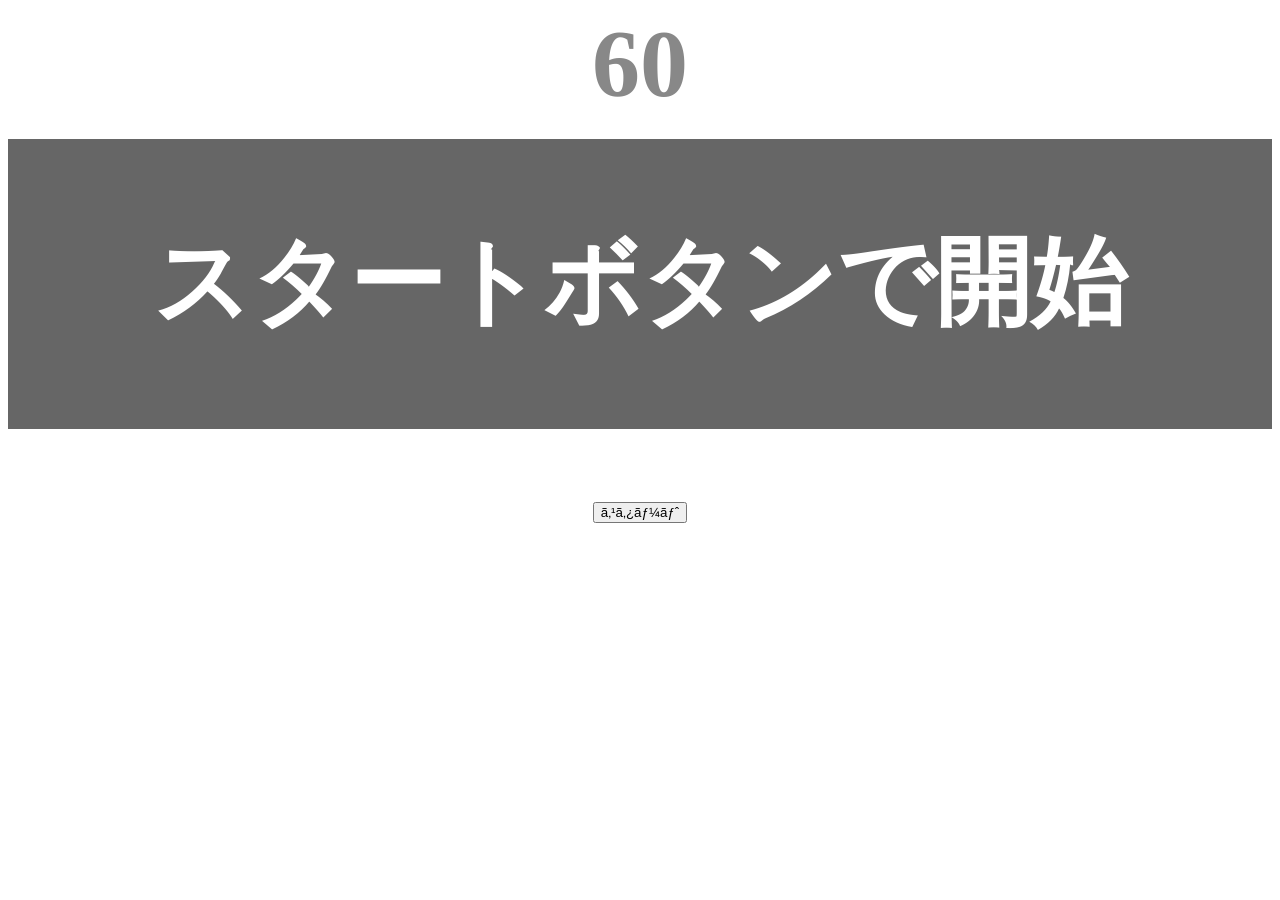
<file: kadai_tutorial_output/typing/index.html>
<!DOCTYPE html>
<html lang="ja">
  <head>
   <title>タイピングゲーム</title>
   <meta charset="UTF=8">
   <meta name="description" content="【JavaScript応用編】簡易的なタイピングゲームです。">
   <meta name="viewport" content="width=device-width, initial-scale=1.0">
   <link rel="stylesheet" href="style.css"> 
  </head>
  
  <body>
    <p id="count" class="count">60</p>
    <div id="wrap" class="wrap">
      <span id="typed" class="typed"></span><span id="untyped"></span>
    </div>
    <button id="start">スタート</button>

    <script type="text/javascript" src="main.js"></script>
  </body>
</html>
</file>
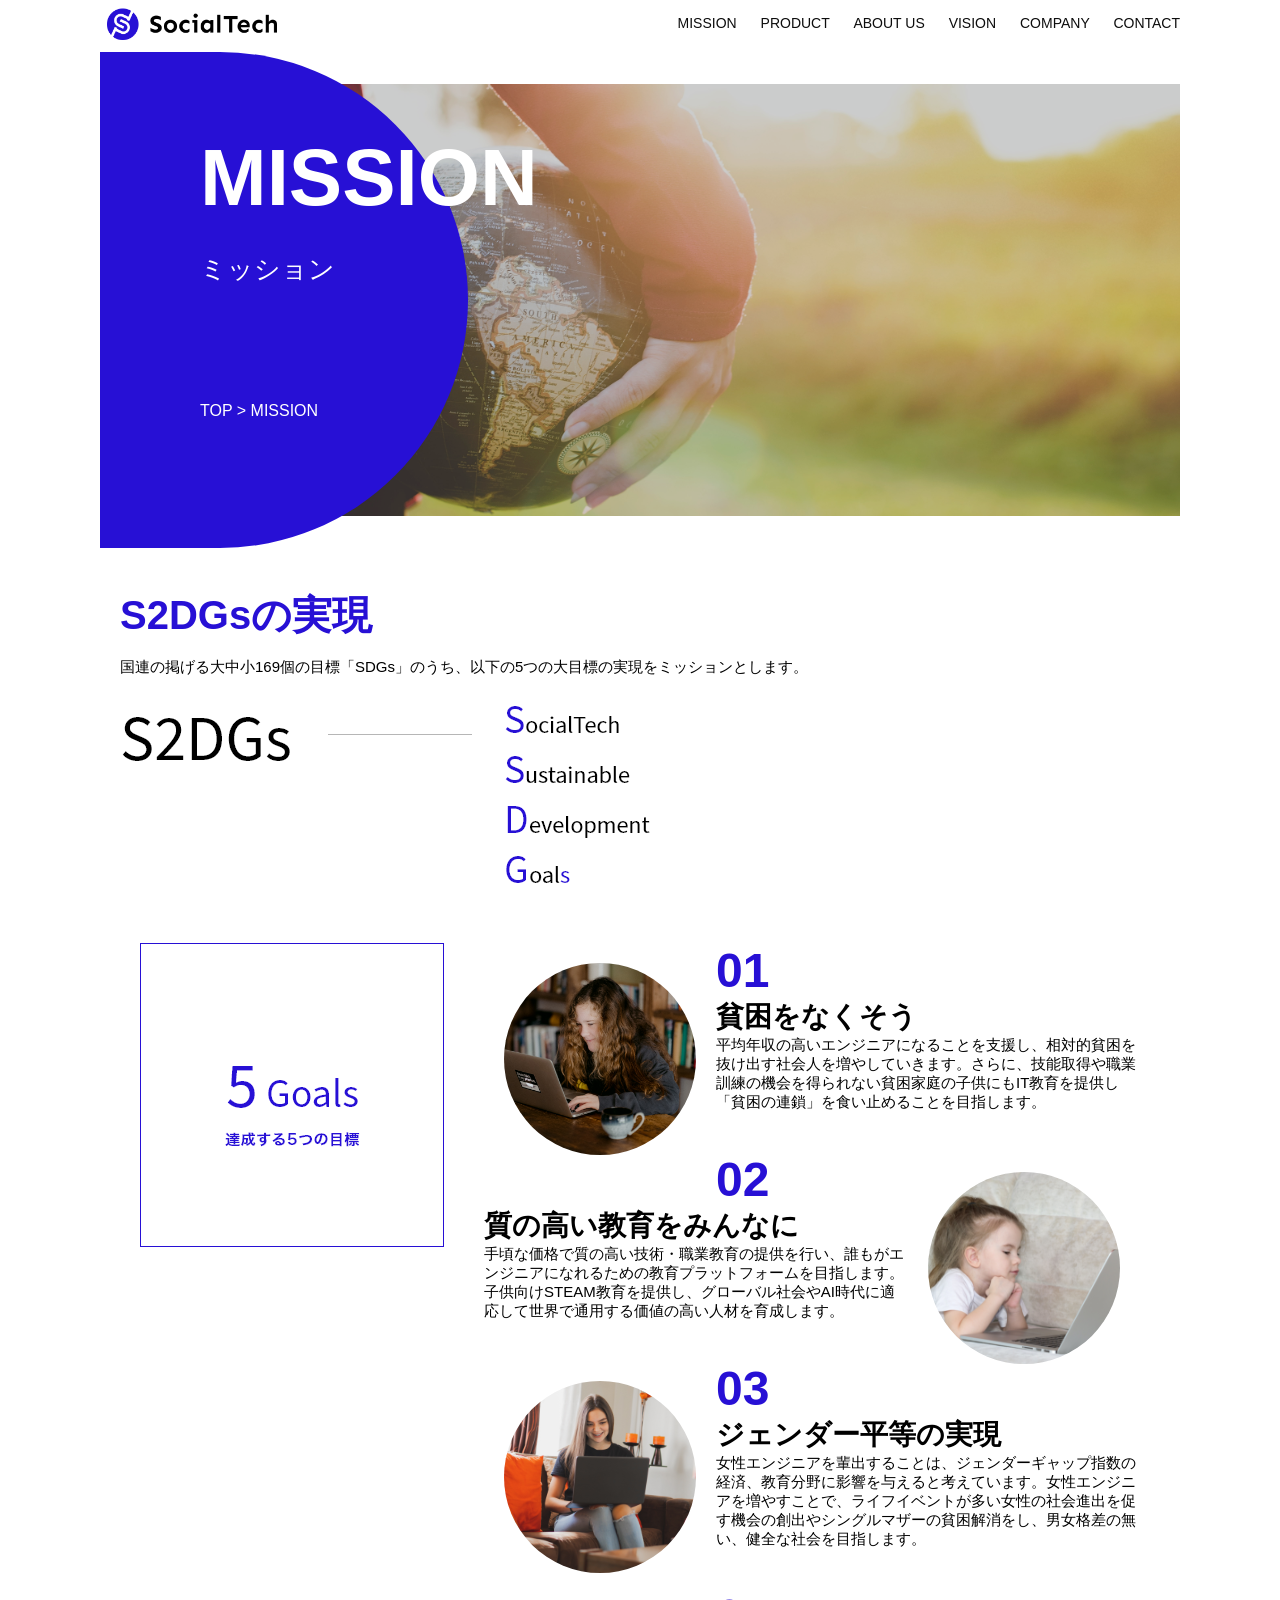
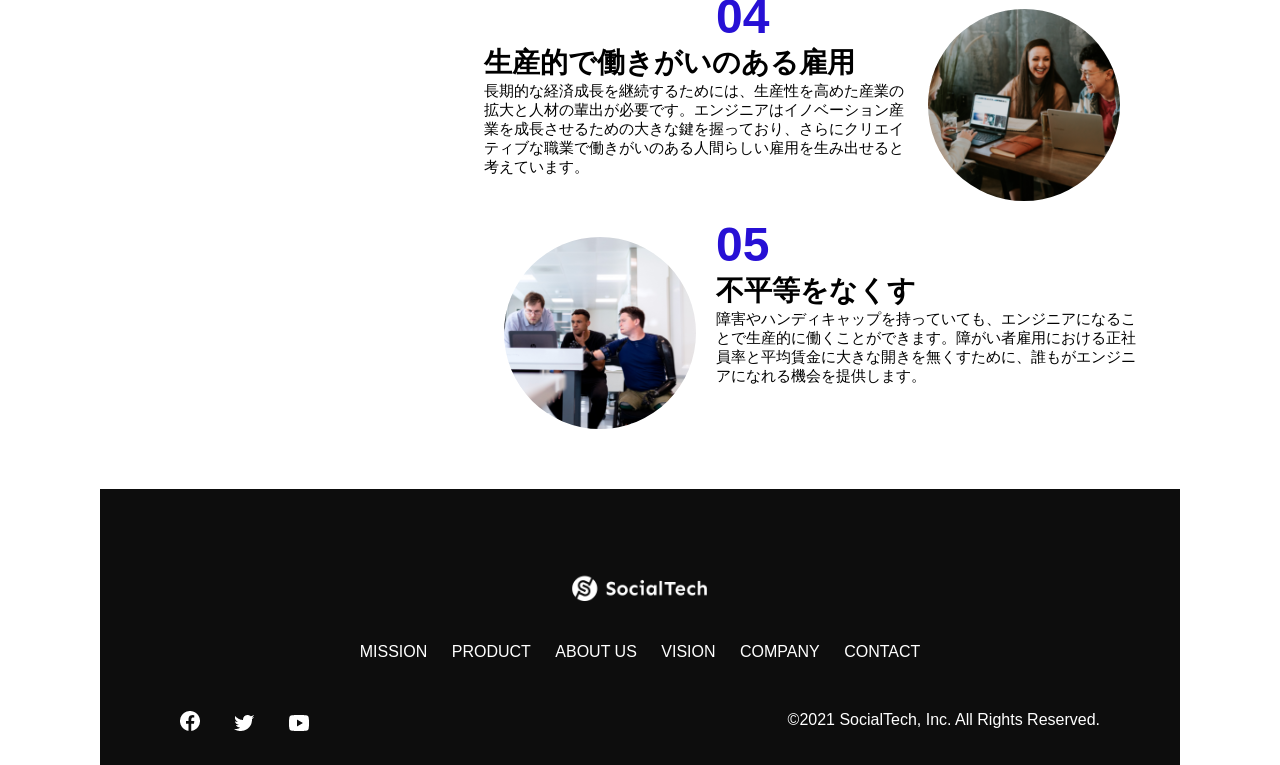
<file: kadai_tutorial_output/SOCIALTECH-jQuery/mission.html>
<!DOCTYPE html>
<html>

<head>
    <title>SocialTech - MISSON ミッション -</title>
    <meta charset="utf-8">
    <meta name="description" content="SocialTechが目指す5つの目標（S2DGs）を紹介します">
    <meta name="viewport" content="width=device-width, initial-scale=1.0">
    <link rel="stylesheet" href="style.css">
</head>

<body>
    <!-- ヘッダー -->
    <header>
        <!-- ロゴ -->
        <a href="index.html" id="logo"><img src="images/logo.png" alt="トップページに戻る"></a>

        <!-- PC用ナビゲーション -->
        <nav id="nav-pc">
            <a href="mission.html">MISSION</a>
            <a href="product.html">PRODUCT</a>
            <a href="index.html#aboutus">ABOUT US</a>
            <a href="index.html#vision">VISION</a>
            <a href="index.html#company">COMPANY</a>
            <a href="index.html#contact">CONTACT</a>
        </nav>

        <!-- スマホ用メニューボタン -->
        <img id="menu-sp" src="images/button-menu.png" alt="ナビゲーションを開く"
            onclick="document.getElementById('nav-sp').style.display = 'block'">

        <!-- スマホ用ナビゲーション -->
        <nav id="nav-sp">
            <img id="close" src="images/button-close.png" alt="ナビゲーションを閉じる"
                onclick="document.getElementById('nav-sp').style.display = 'none'">
            <a id="logo-sp" href="index.html" onclick="document.getElementById('nav-sp').style.display = 'none'"><img
                    src="images/logo-sp.png" alt="トップページに戻る"></a>
            <a class="menu" href="mission.html"
                onclick="document.getElementById('nav-sp').style.display = 'none'">MISSION</a>
            <a class="menu" href="product.html"
                onclick="document.getElementById('nav-sp').style.display = 'none'">PRODUCT</a>
            <a class="menu" href="index.html#aboutus"
                onclick="document.getElementById('nav-sp').style.display = 'none'">ABOUT US</a>
            <a class="menu" href="index.html#vision"
                onclick="document.getElementById('nav-sp').style.display = 'none'">VISION</a>
            <a class="menu" href="index.html#company"
                onclick="document.getElementById('nav-sp').style.display = 'none'">COMPANY</a>
            <a class="menu" href="index.html#contact"
                onclick="document.getElementById('nav-sp').style.display = 'none'">CONTACT</a>
            <div id="sns">
                <a href="https://www.facebook.com/sejuku2013"><img src="images/button-facebook.png"
                        alt="Facebookのリンク"></a>
                <a href="https://twitter.com/samuraijuku"><img src="images/button-twitter.png" alt="Twitterのリンク"></a>
                <a href="https://www.youtube.com/channel/UCCFOQO5aDK0xXam4cUQXT8g"><img src="images/button-youtube.png"
                        alt="YouTubeのリンク"></a>
            </div>
        </nav>
    </header>
    <main>
        <article>
            <section id="mission-main">
                <div id="mission-title">
                    <h1>MISSION</h1>
                    <span>ミッション</span>
                    <div>TOP > MISSION</div>
                </div>
            </section>
            <section id="mission-s2dgs">
                <h2 class="mission-h2">S2DGsの実現</h2>
                <p>国連の掲げる大中小169個の目標「SDGs」のうち、以下の5つの大目標の実現をミッションとします。</p>
                <img src="images/mission/mission-s2dgs.png" alt="S2DGs">
            </section>
            <section id="mission-5goals">
                <div>
                    <img id="s2dgs-image" src="images/mission/mission-5goals.png" alt="5Goals">
                </div>
                <div>
                    <div>
                        <img class="fivegoals-image-left" src="images/mission/mission-5goals01.png" alt="PCを操作する女の子">
                        <span class="fivegoals-number">01</span>
                        <h3 class="fivegoals-h3">貧困をなくそう</h3>
                        <p class="fivegoals-p">
                            平均年収の高いエンジニアになることを支援し、相対的貧困を抜け出す社会人を増やしていきます。さらに、技能取得や職業訓練の機会を得られない貧困家庭の子供にもIT教育を提供し「貧困の連鎖」を食い止めることを目指します。
                        </p>
                    </div>
                    <div>
                        <img class="fivegoals-image-right" src="images/mission/mission-5goals02.png"
                            alt="PCを見つめる小さい女の子">
                        <span class="fivegoals-number">02</span>
                        <h3 class="fivegoals-h3">質の高い教育をみんなに</h3>
                        <p class="fivegoals-p">
                            手頃な価格で質の高い技術・職業教育の提供を行い、誰もがエンジニアになれるための教育プラットフォームを目指します。子供向けSTEAM教育を提供し、グローバル社会やAI時代に適応して世界で通用する価値の高い人材を育成します。
                        </p>
                    </div>
                    <div>
                        <img class="fivegoals-image-left" src="images/mission/mission-5goals03.png" alt="PCを操作する女性">

                        <span class="fivegoals-number">03</span>
                        <h3 class="fivegoals-h3">ジェンダー平等の実現</h3>
                        <p class="fivegoals-p">
                            女性エンジニアを輩出することは、ジェンダーギャップ指数の経済、教育分野に影響を与えると考えています。女性エンジニアを増やすことで、ライフイベントが多い女性の社会進出を促す機会の創出やシングルマザーの貧困解消をし、男女格差の無い、健全な社会を目指します。
                        </p>
                    </div>
                    <div>
                        <img class="fivegoals-image-right" src="images/mission/mission-5goals04.png" alt="笑顔で話し合う3人の男女">
                        <span class="fivegoals-number">04</span>
                        <h3 class="fivegoals-h3">生産的で働きがいのある雇用</h3>
                        <p class="fivegoals-p">
                            長期的な経済成長を継続するためには、生産性を高めた産業の拡大と人材の輩出が必要です。エンジニアはイノベーション産業を成長させるための大きな鍵を握っており、さらにクリエイティブな職業で働きがいのある人間らしい雇用を生み出せると考えています。
                        </p>
                    </div>
                    <div>
                        <img class="fivegoals-image-left" src="images/mission/mission-5goals05.png"
                            alt="障害を持つ男性が生き生きと働く様子">
                        <span class="fivegoals-number">05</span>
                        <h3 class="fivegoals-h3">不平等をなくす</h3>
                        <p class="fivegoals-p">
                            障害やハンディキャップを持っていても、エンジニアになることで生産的に働くことができます。障がい者雇用における正社員率と平均賃金に大きな開きを無くすために、誰もがエンジニアになれる機会を提供します。
                        </p>
                    </div>
                </div>
            </section>
        </article>
        <footer>
            <div id="footer-logo">
                <img src="images/logo-sp.png" alt="SocialTech">
            </div>
            <div id="footer-link">
                <a href="mission.html">MISSION</a>
                <a href="product.html">PRODUCT</a>
                <a href="index.html#aboutus">ABOUT US</a>
                <a href="index.html#vision">VISION</a>
                <a href="index.html#company">COMPANY</a>
                <a href="index.html#contact">CONTACT</a>
            </div>
            <div id="sns-footer">
                <a href="https://www.facebook.com/sejuku2013"><img src="images/button-facebook.png"
                        alt="Facebookのリンク"></a>
                <a href="https://twitter.com/samuraijuku"><img src="images/button-twitter.png" alt="Twitterのリンク"></a>
                <a href="https://www.youtube.com/channel/UCCFOQO5aDK0xXam4cUQXT8g"><img src="images/button-youtube.png"
                        alt="YouTubeのリンク"></a>
                <span id="copyright">&copy;2021 SocialTech, Inc. All Rights Reserved. </span>
            </div>
        </footer>
    </main>
</body>

</html>
</file>
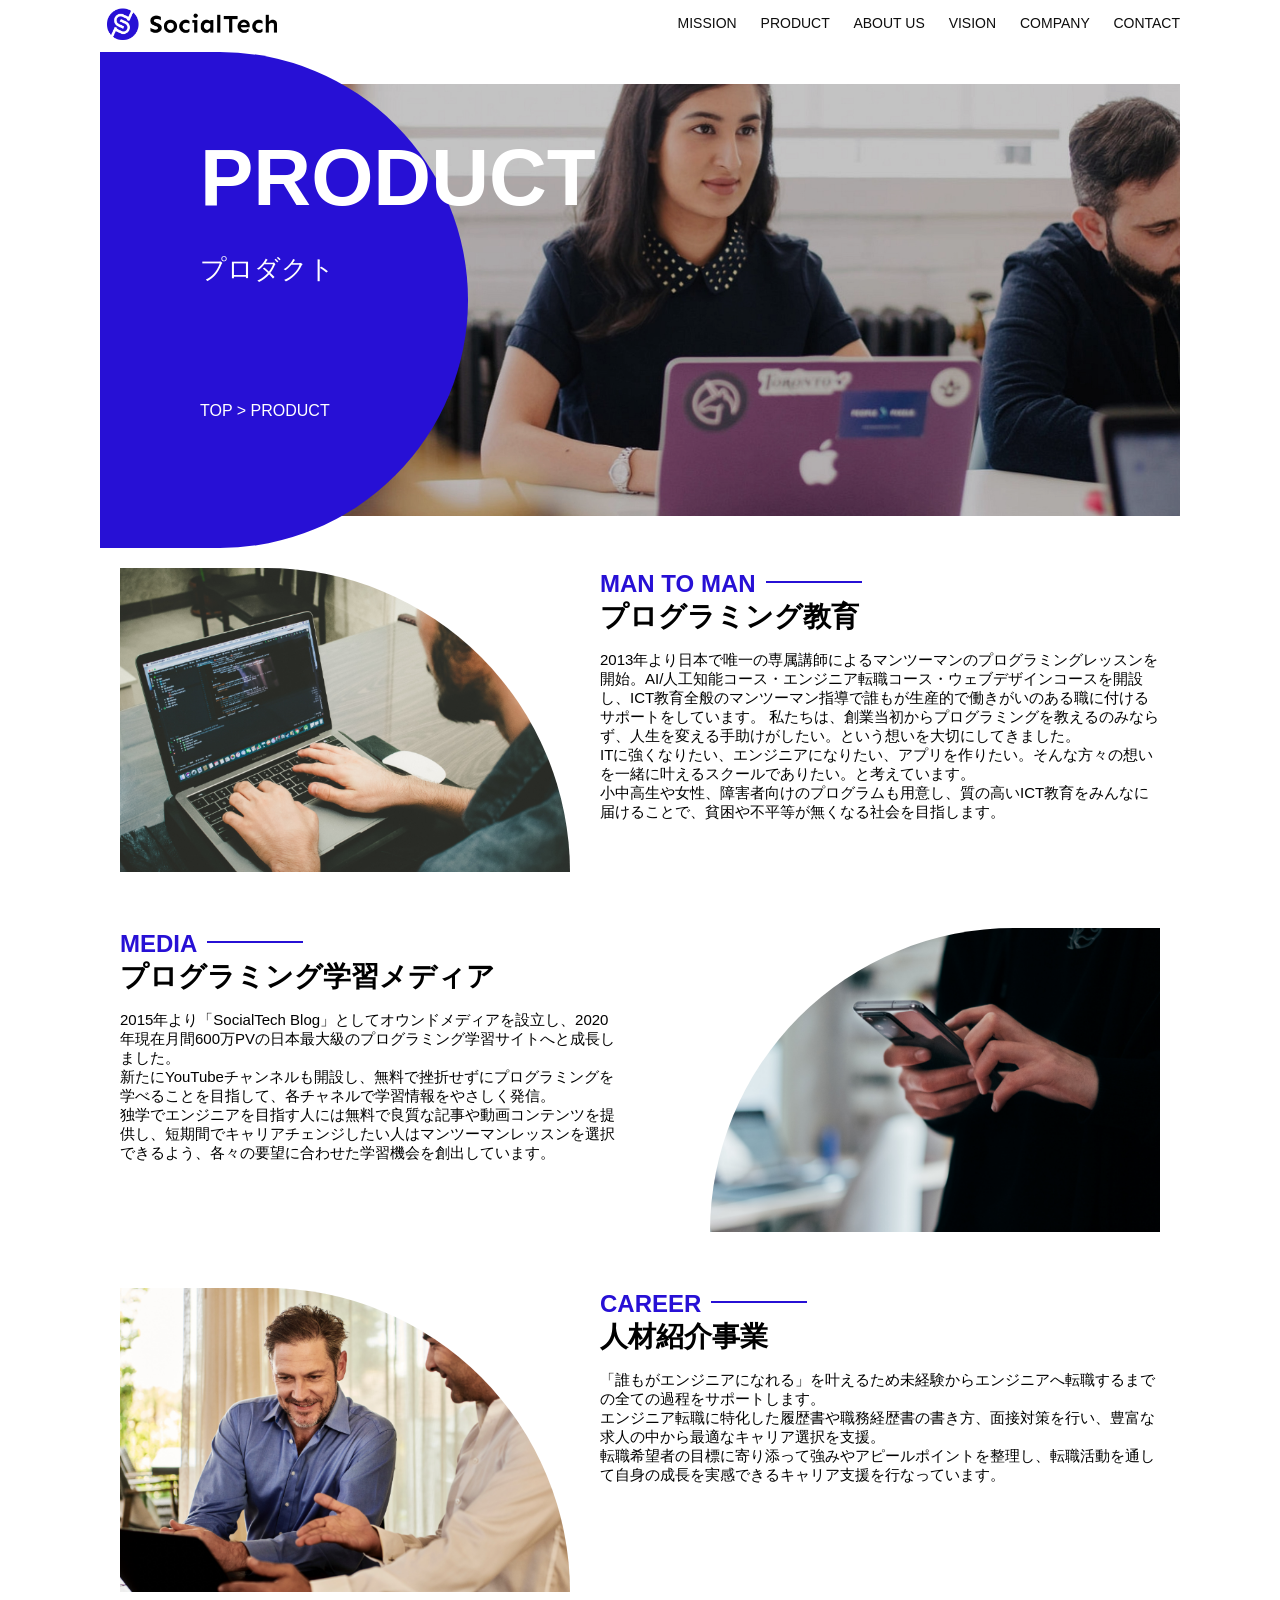
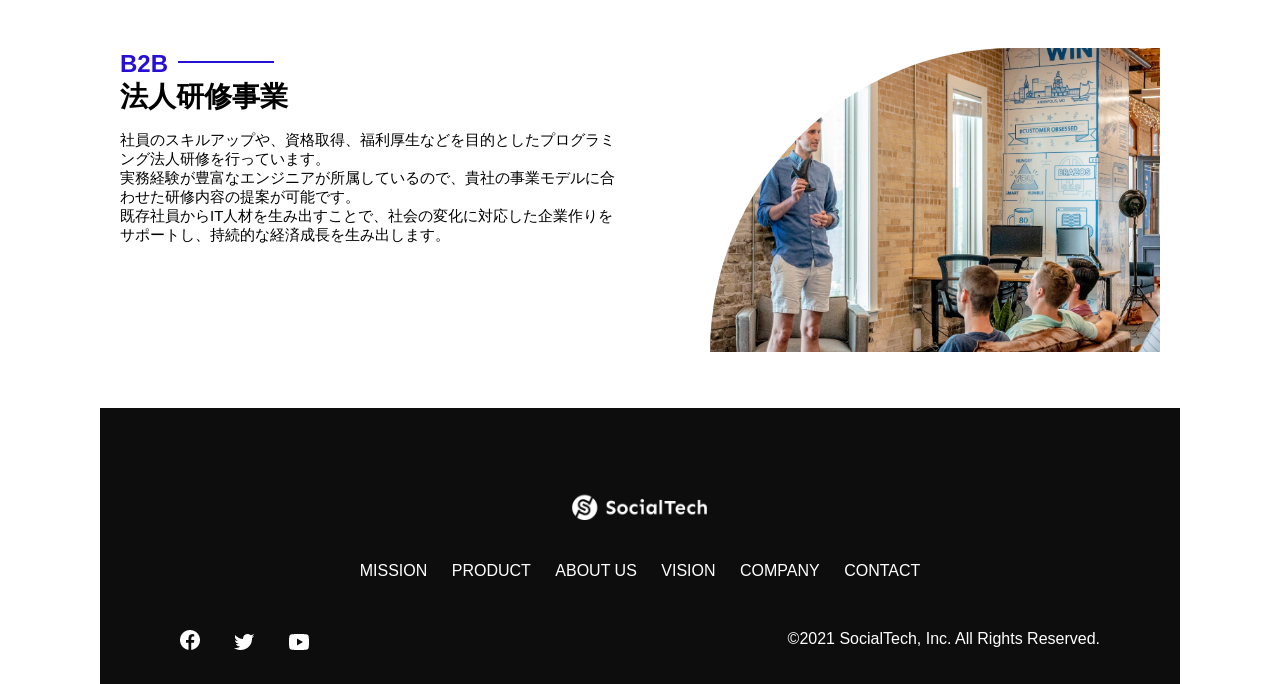
<file: kadai_tutorial_output/SOCIALTECH-jQuery/product.html>
<!DOCTYPE html>
<html>

<head>
    <title>SocialTech -PRODUCT プロダクト- </title>
    <meta charset="utf-8">
    <meta name="description" content="SocialTechの4つのプロダクトを紹介します">
    <meta name="viewport" content="width=device-width, initial-scale=1.0">
    <link rel="stylesheet" href="style.css">
</head>

<body>
    <!-- ヘッダー -->
    <header>
        <!-- ロゴ -->
        <a href="index.html" id="logo"><img src="images/logo.png" alt="トップページに戻る"></a>

        <!-- PC用ナビゲーション -->
        <nav id="nav-pc">
            <a href="mission.html">MISSION</a>
            <a href="product.html">PRODUCT</a>
            <a href="index.html#aboutus">ABOUT US</a>
            <a href="index.html#vision">VISION</a>
            <a href="index.html#company">COMPANY</a>
            <a href="index.html#contact">CONTACT</a>
        </nav>

        <!-- スマホ用メニューボタン -->
        <img id="menu-sp" src="images/button-menu.png" alt="ナビゲーションを開く"
            onclick="document.getElementById('nav-sp').style.display = 'block'">

        <!-- スマホ用ナビゲーション -->
        <nav id="nav-sp">
            <img id="close" src="images/button-close.png" alt="ナビゲーションを閉じる"
                onclick="document.getElementById('nav-sp').style.display = 'none'">
            <a id="logo-sp" href="index.html" onclick="document.getElementById('nav-sp').style.display = 'none'"><img
                    src="images/logo-sp.png" alt="トップページに戻る"></a>
            <a class="menu" href="mission.html"
                onclick="document.getElementById('nav-sp').style.display = 'none'">MISSION</a>
            <a class="menu" href="product.html"
                onclick="document.getElementById('nav-sp').style.display = 'none'">PRODUCT</a>
            <a class="menu" href="index.html#aboutus"
                onclick="document.getElementById('nav-sp').style.display = 'none'">ABOUT US</a>
            <a class="menu" href="index.html#vision"
                onclick="document.getElementById('nav-sp').style.display = 'none'">VISION</a>
            <a class="menu" href="index.html#company"
                onclick="document.getElementById('nav-sp').style.display = 'none'">COMPANY</a>
            <a class="menu" href="index.html#contact"
                onclick="document.getElementById('nav-sp').style.display = 'none'">CONTACT</a>
            <div id="sns">
                <a href="https://www.facebook.com/sejuku2013"><img src="images/button-facebook.png"
                        alt="Facebookのリンク"></a>
                <a href="https://twitter.com/samuraijuku"><img src="images/button-twitter.png" alt="Twitterのリンク"></a>
                <a href="https://www.youtube.com/channel/UCCFOQO5aDK0xXam4cUQXT8g"><img src="images/button-youtube.png"
                        alt="YouTubeのリンク"></a>
            </div>
        </nav>
    </header>
    <main>
        <article>
            <section id="product-main">
                <div id="product-title">
                    <h1>PRODUCT</h1>
                    <span>プロダクト</span>
                    <div>TOP > PRODUCT</div>
                </div>
            </section>
            <section class="product-section1">
                <img src="images/product/product-mantoman.png" alt="PCでコードを書く男性">
                <div>
                    <h2 class="product-h2">MAN TO MAN</h2>
                    <h3 class="product-h3">プログラミング教育</h3>
                    <p>2013年より日本で唯一の専属講師によるマンツーマンのプログラミングレッスンを開始。AI/人工知能コース・エンジニア転職コース・ウェブデザインコースを開設し、ICT教育全般のマンツーマン指導で誰もが生産的で働きがいのある職に付けるサポートをしています。
                        私たちは、創業当初からプログラミングを教えるのみならず、人生を変える手助けがしたい。という想いを大切にしてきました。<br>ITに強くなりたい、エンジニアになりたい、アプリを作りたい。そんな方々の想いを一緒に叶えるスクールでありたい。と考えています。<br>小中高生や女性、障害者向けのプログラムも用意し、質の高いICT教育をみんなに届けることで、貧困や不平等が無くなる社会を目指します。
                    </p>
                </div>
            </section>
            <section class="product-section2">
                <div>
                    <h2 class="product-h2">MEDIA</h2>
                    <h3 class="product-h3">プログラミング学習メディア</h3>
                    <p>2015年より「SocialTech
                        Blog」としてオウンドメディアを設立し、2020年現在月間600万PVの日本最大級のプログラミング学習サイトへと成長しました。<br>新たにYouTubeチャンネルも開設し、無料で挫折せずにプログラミングを学べることを目指して、各チャネルで学習情報をやさしく発信。<br>独学でエンジニアを目指す人には無料で良質な記事や動画コンテンツを提供し、短期間でキャリアチェンジしたい人はマンツーマンレッスンを選択できるよう、各々の要望に合わせた学習機会を創出しています。
                    </p>
                </div>
                <img src="images/product/product-media.png" alt="スマートフォンを操作する人">
            </section>
            <section class="product-section1">
                <img src="images/product/product-career.png" alt="笑顔で話し合う2人の男性">
                <div>
                    <h2 class="product-h2">CAREER</h2>
                    <h3 class="product-h3">人材紹介事業</h3>
                    <p>「誰もがエンジニアになれる」を叶えるため未経験からエンジニアへ転職するまでの全ての過程をサポートします。<br>エンジニア転職に特化した履歴書や職務経歴書の書き方、面接対策を行い、豊富な求人の中から最適なキャリア選択を支援。<br>転職希望者の目標に寄り添って強みやアピールポイントを整理し、転職活動を通して自身の成長を実感できるキャリア支援を行なっています。<br>
                    </p>
                </div>
            </section>
            <section class="product-section2">
                <div>
                    <h2 class="product-h2">B2B</h2>
                    <h3 class="product-h3">法人研修事業</h3>
                    <p>社員のスキルアップや、資格取得、福利厚生などを目的としたプログラミング法人研修を行っています。<br>実務経験が豊富なエンジニアが所属しているので、貴社の事業モデルに合わせた研修内容の提案が可能です。<br>既存社員からIT人材を生み出すことで、社会の変化に対応した企業作りをサポートし、持続的な経済成長を生み出します。
                    </p>
                </div>
                <img src="images/product/product-b2b.png" alt="講演中の男性とそれを聴く人々">
            </section>
        </article>
        <footer>
            <div id="footer-logo">
                <img src="images/logo-sp.png" alt="SocialTech">
            </div>
            <div id="footer-link">
                <a href="mission.html">MISSION</a>
                <a href="product.html">PRODUCT</a>
                <a href="index.html#aboutus">ABOUT US</a>
                <a href="index.html#vision">VISION</a>
                <a href="index.html#company">COMPANY</a>
                <a href="index.html#contact">CONTACT</a>
            </div>
            <div id="sns-footer">
                <a href="https://www.facebook.com/sejuku2013"><img src="images/button-facebook.png"
                        alt="Facebookのリンク"></a>
                <a href="https://twitter.com/samuraijuku"><img src="images/button-twitter.png" alt="Twitterのリンク"></a>
                <a href="https://www.youtube.com/channel/UCCFOQO5aDK0xXam4cUQXT8g"><img src="images/button-youtube.png"
                        alt="YouTubeのリンク"></a>
                <span id="copyright">&copy;2021 SocialTech, Inc. All Rights Reserved. </span>
            </div>
        </footer>
    </main>
</body>

</html>
</file>
<file: kadai_tutorial_output/typing/style.css>
body {
  font-size: 6em;
  text-align: center;
}


/*ゲーム残り秒数のタイマー表示領域*/
.count {
  margin: 0;
  font-weight: bold;
  color: #888;

}

/*テキストが表示される領域*/
.wrap {
  margin-top: 20px;
  padding: 80px 40px;
  background-color: #666;
  font-weight: bold;
  color: #fff;
}

/*正しくﾀｲﾌﾟされた場合のテキスト*/
.typed {
  color: lightgreen;
}

/*ミスタイプの場合の背景*/
.mistyped {
  background-color: red;
}
</file>
<file: kadai_tutorial_output/SOCIALTECH-jQuery/style.css>
/* PC、スマホ共通スタイル */
body {
    font-family: "Source Sans Pro", "Hiragino Kaku Gothic ProN", Meiryo, Arial,
        sans-serif;
}

p {
    font-size: 15px;
}

.arrow-right {
    color: #2710d5;
}

#submit {
    margin-top: 50px;
}

/*================
 PC用のスタイル
=================*/
@media screen and (min-width: 768px) {
    /*PC用カルーセル設定*/
    .carousel {
        width: 885px;
        margin-left: 20px;
    }

    /* 横幅設定 */
    body {
        max-width: 1080px;
        min-width: 900px;
        margin: 0 auto 0 auto;
    }

    /* ヘッダー */
    header {
        display: flex;
        justify-content: space-between;
    }

    /* ナビゲーションのレイアウト */
    #nav-pc {
        font-size: 14px;
        padding-top: 15px;
    }

    /* ナビゲーションのリンクの装飾設定 */
    #nav-pc > a {
        text-decoration: none;
        margin-left: 20px;
    }
    #nav-pc > a:link {
        color: #0d0d0d;
    }
    #nav-pc > a:visited {
        color: #0d0d0d;
    }
    #nav-pc > a:hover {
        color: #0d0d0d;
        text-decoration: underline;
    }
    #nav-pc > a:active {
        color: #0d0d0d;
    }

    /* スマホ用ナビを非表示 */
    #nav-sp,
    #menu-sp {
        display: none;
    }

    /* メインビジュアル*/
    #main-visual {
        position: relative;
        height: 400px;
    }
    #main-message {
        position: absolute;
        top: 0;
        left: 0;
        background-color: #2710d5;
        color: #ffffff;
        border-radius: 0 0 476px 0;
        max-width: 620px;
        height: 100%;
        width: 100%;
        z-index: 11;
    }
    #main-message > h1 {
        font-size: 60px;
        font-weight: bold;
        margin: 100px 0 0 50px;
    }

    #main-message > p {
        font-size: 28px;
        margin: 0 0 0 50px;
    }
    #main-visual > img {
        max-width: 620px;
        border-radius: 476px 0 0 0;
        position: absolute;
        top: 0;
        right: 0;
        z-index: 10;
    }

    /*見出し*/
    h2 {
        margin: 40px 0 0 0;
    }

    h2::after {
        content: url("images/line.png");
        margin-left: 10px;
    }

    h3 {
        font-size: 27px;
    }

    /* ミッション */
    #mission {
        margin: 80px auto 80px auto;
        width: 100%;
    }

    #mission-flex {
        width: 100%;
        display: flex;
    }

    #mission-flex > div {
        width: 50%;
        margin: 20px;
    }

    #mission-photo {
        width: 100%;
    }

    #s2dgs {
        margin-top: 50px;
        width: 100%;
    }

    /* プロダクト */
    #product {
        background-color: #fafafa;
        margin: 80px 0 80px 0;
        padding: 10px 40px 0px 40px;
    }

    /* 外枠 */
    #product > div {
        margin-top: 40px;
        display: flex;
    }

    /* 左のカラム */
    #product-left {
        width: 50%;
        margin-right: 20px;
    }

    /* 右のカラム */
    #product-right {
        width: 50%;
        margin-left: 20px;
        margin-top: 80px;
    }

    /* 写真＋説明の枠 */
    #product-left > div {
        position: relative;
        height: 480px;
        margin-right: 20px;
    }
    #product-right > div {
        position: relative;
        height: 480px;
        margin-left: 20px;
    }

    /* 写真*/
    .product-photo {
        width: 100%;
    }

    /* 説明文の枠 */
    .product-explain {
        background-color: #ffffff;
        position: absolute;
        left: 0;
        top: 280px;
        margin: 0 40px 0 40px;
        padding: 20px;
        box-shadow: 5px 5px 10px rgba(0, 0, 0, 0.05);
    }

    /* 説明文の英語 */
    .product-explain > span {
        color: #2710d5;
        font-weight: bold;
        font-size: 16px;
        margin: 0px;
    }

    /* 説明文の見出し */
    .product-explain > h3 {
        font-size: 20px;
        margin: 5px 0 5px 0;
    }

    /* 説明文 */
    .product-explain > p {
        font-size: 14px;
        margin: 0;
    }

    /* もっと見るボタン */
    #product-more {
        margin: 0 auto -42px auto;
    }

    /* ABOUT US */
    #aboutus {
        margin: 80px auto 80px auto;
    }

    /* ３つの組織文化と写真を入れる枠 */
    #aboutus > div {
        display: flex;
    }

    /* 写真 */
    .culture-img {
        width: 100%;
        align-self: flex-start;
    }

    .culture-img2 {
        margin-top: 50px;
        width: 100%;
    }

    /* 3つの組織文化の表 */
    .culture-table {
        margin-right: 50px;
    }

    /* 番号 */
    .culture-num {
        font-size: 80px;
        color: #2710d5;
        margin: 0 20px 0 0;
    }

    /* 組織文化英語 */
    .culture-en {
        color: #2710d5;
        font-weight: bold;
        font-size: 24px;
        display: block;
    }

    /* 組織文化日本語 */
    .culture-jp {
        font-size: 28px;
        font-weight: bold;
    }

    /* 説明文 */
    .culture-description {
        margin: 0;
    }

    /* ビジョン */
    #vision {
        margin: 80px auto 80px auto;
    }

    /* セクション内の外枠*/
    #vision > div {
        width: 100%;
        display: flex;
        justify-content: space-between;
        flex-wrap: wrap;
    }

    /*7つの行動指針の枠*/
    .vision-box {
        width: 300px;
        height: 300px;
        margin-bottom: 30px;
        position: relative;
    }

    .vision-box > img {
        width: 100%;
        height: auto;
        position: absolute;
        top: 0;
        left: 0;
        z-index: 30;
    }

    .vision-box > span {
        position: absolute;
        top: 0;
        left: 0;
        z-index: 31;
        margin-right: 20px;
    }

    .vision-box > span > h4 {
        color: #2710d5;
        font-size: 19px;
        margin: 80px 0 0 0;
    }

    .vision-box > span > h4::first-letter {
        font-size: 40px;
    }

    .vision-box > span > h5 {
        font-size: 20px;
        margin: 0 0 0 0;
    }

    .vision-box > span > p {
        margin: 10px 0 0 0;
    }

    /*会社概要*/
    #company {
        margin: 80px auto 80px auto;
    }

    #company-table {
        width: 100%;
    }

    .tableheader {
        text-align: left;
        padding: 20px;
        border-bottom-color: #2710d5;
        border-bottom-width: 1px;
        border-bottom-style: solid;
        width: 100px;
    }

    .tableheader-first {
        text-align: left;
        padding: 20px;
        border-bottom-color: #2710d5;
        border-bottom-width: 1px;
        border-bottom-style: solid;
        border-top-color: #2710d5;
        border-top-width: 1px;
        border-top-style: solid;
        width: 100px;
    }

    .cell {
        padding: 30px;
        border-bottom-color: #ececec;
        border-bottom-width: 1px;
        border-bottom-style: solid;
    }
    .cell-first {
        padding: 30px;
        border-bottom-color: #ececec;
        border-bottom-width: 1px;
        border-bottom-style: solid;
        border-top-color: #ececec;
        border-top-width: 1px;
        border-top-style: solid;
    }

    #company > iframe {
        width: 100%;
        height: 368px;
        margin-top: 40px;
    }

    /* お問い合わせ */
    #contact {
        margin: 80px auto 80px auto;
    }

    /* 外枠 */
    #contact > form > div {
        display: flex;
        flex-direction: row;
        flex-wrap: wrap;
        padding-bottom: 30px;
    }

    /* 左列　見出し */
    .contact-heading {
        width: 240px;
        align-self: center;
    }
    /* 見出しのラベル */
    .contact-label {
        font-weight: bold;
    }
    /* 必須 */
    .contact-span {
        color: #ce2222;
        margin: 0 0 0 20px;
        font-weight: bold;
    }
    /* テキストボックス */
    .contact-textbox {
        border-top: 0px;
        border-left: 0px;
        border-right: 0px;
        border-bottom-width: 1px;
        border-bottom-color: #707070;
        border-style: solid;
        background-color: #fafafa;
        height: 56px;
        width: 400px;
    }

    /* お問い合わせ内容のテキストエリア */
    .contact-textarea {
        border-top: 0px;
        border-left: 0px;
        border-right: 0px;
        border-bottom-width: 1px;
        border-bottom-color: #707070;
        background-color: #fafafa;
        width: 400px;
        height: 200px;
    }

    /* 個人情報の取り扱い */
    details {
        width: 700px;
    }
    details > div {
        background-color: #fafafa;
        padding: 20px;
    }

    details > div > span {
        font-weight: bold;
    }

    /* フッター */
    footer {
        background-color: #0d0d0d;
        text-align: center;
        padding: 80px 80px 30px 80px;
    }

    #footer-logo {
        margin-bottom: 30px;
    }

    #footer-link {
        margin-bottom: 50px;
    }
    #footer-link > a {
        text-decoration: none;
        margin: 10px;
    }
    #footer-link > a:link {
        color: #ffffff;
    }
    #footer-link > a:visited {
        color: #ffffff;
    }
    #footer-link > a:hover {
        color: #ffffff;
        text-decoration: underline;
    }
    #footer-link > a:active {
        color: #ffffff;
    }

    #sns-footer {
        text-align: left;
        width: 100%;
    }
    #sns-footer > a {
        margin-right: 30px;
    }

    #copyright {
        color: #ffffff;
        float: right;
    }

    /* mission.html用スタイル */
    /* ミッションのメインビジュアル */
    #mission-main {
        height: 496px;
        width: 100%;
        background-image: url("images/mission/mission-main.png");
        background-repeat: no-repeat;
        background-position-y: center;
    }

    #mission-title {
        background-color: #2710d5;
        width: 368px;
        color: #ffffff;
        height: 496px;
        border-radius: 0 248px 248px 0;
        position: relative;
    }
    #mission-title > h1 {
        position: absolute;
        top: 0;
        left: 100px;
        font-size: 80px;
    }

    #mission-title > span {
        position: absolute;
        top: 200px;
        left: 100px;
        font-size: 26px;
    }

    #mission-title > div {
        position: absolute;
        top: 350px;
        left: 100px;
        font-size: 16px;
    }

    #mission-s2dgs {
        width: 100%;
        margin: 20px;
    }

    .mission-h2 {
        color: #2710d5;
        font-size: 40px;
    }

    .mission-h2::after {
        content: none;
    }

    #mission-5goals {
        margin: 20px;
        display: flex;
    }
    #mission-5goals > div {
        flex-grow: 1;
        padding: 20px;
    }

    #mission-5goals > div > div {
        margin-bottom: 40px;
    }

    .fivegoals-image-right {
        float: right;
        margin: 20px;
    }

    .fivegoals-image-left {
        float: left;
        margin: 20px;
    }

    .fivegoals-number {
        color: #2710d5;
        font-size: 48px;
        font-weight: bold;
        margin: 0;
    }

    .fivegoals-h3 {
        font-size: 28px;
        margin: 0;
    }
    .fivegoals-p {
        margin: 0;
    }

    /* プロダクトページ */
    #product-main {
        height: 496px;
        width: 100%;
        background-image: url("images/product/product-main.png");
        background-repeat: no-repeat;
        background-position-y: center;
    }

    #product-title {
        background-color: #2710d5;
        width: 368px;
        color: #ffffff;
        height: 496px;
        border-radius: 0 248px 248px 0;
        position: relative;
    }
    #product-title > h1 {
        position: absolute;
        top: 0;
        left: 100px;
        font-size: 80px;
    }

    #product-title > span {
        position: absolute;
        top: 200px;
        left: 100px;
        font-size: 26px;
    }

    #product-title > div {
        position: absolute;
        top: 350px;
        left: 100px;
        font-size: 16px;
    }

    /* セクション1 */
    .product-section1 {
        position: relative;
        margin: 20px;
        height: 340px;
    }

    .product-section1 > img {
        position: absolute;
        top: 0;
        left: 0;
        width: 450px;
        margin: 0 40px 30px 0;
        border-radius: 0 432px 0 0;
    }

    .product-section1 > div {
        position: absolute;
        top: 0;
        left: 480px;
    }

    /*セクション２*/

    .product-section2 {
        position: relative;
        margin: 20px;
        height: 340px;
    }

    .product-section2 > img {
        position: absolute;
        top: 0;
        right: 0;
        width: 450px;
        margin: 0 0 30px 40px;
        border-radius: 432px 0 0 0;
    }

    .product-section2 > div {
        width: 500px;
        position: absolute;
        top: 0;
        left: 0;
    }

    .product-h2 {
        color: #2710d5;
        font-size: 24px;
        margin: 0;
    }

    .product-h3 {
        font-size: 28px;
        margin: 0;
    }
}

/*====================
 スマートフォン用のスタイル
=====================*/
@media screen and (max-width: 767px) {

    /*スマホ用カルーセル設定*/
    .carousel {
        width: 375px;
        margin: 0 auto 0 auto;
    }

    .carouselImg {
        width: 375px;
    }






    body {
        min-width: 375px;
        margin: 0;
    }

    /* PC用ナビゲーション非表示 */
    #nav-pc {
        display: none;
    }

    /* ハンバーガーメニュー */
    #menu-sp {
       /* float: right;
        padding: 0;  */

        
    
        position: absolute;
        top: 0px;
        right: 0px;
    }

    /* スマホ用ナビゲーションの表示切替*/
    /* 初期状態、レイアウトと非表示設定 */
    #nav-sp {
        background-color: #2710d5;
        position: absolute;
        left: 0;
        top: 0;
        height: 100%;
        width: 100%;
        display: none;
        z-index: 100;
    }

    /* ×ボタン */
    #close {
        position: absolute;
        top: 20px;
        right: 20px;
    }

    /* ナビゲーションメニュー用ロゴ */
    #logo-sp {
        margin: 80px 0 30px 20px;
    }

    /* ナビゲーションのリンクの装飾設定 */
    #nav-sp > a {
        display: block;
    }

    #nav-sp > a:link {
        color: #ffffff;
    }
    #nav-sp > a:visited {
        color: #ffffff;
    }
    #nav-sp > a:hover {
        color: #ffffff;
        text-decoration: underline;
    }
    #nav-sp > a:active {
        color: #ffffff;
    }

    #nav-sp > .menu {
        text-decoration: none;
        display: block;
        margin: 0 20px 0 20px;
        height: 44px;
        font-size: 16px;
        background-image: url("images/arrow.png");
        background-repeat: no-repeat;
        background-position: right top;
    }

    #sns {
        position: absolute;
        bottom: 20px;
        left: 20px;
    }
    #sns > a {
        margin-right: 30px;
    }

    /* メインビジュアル */
    #main-visual {
        position: relative;
        height: 470px;
        width: 100%;
        overflow: hidden;
    }
    #main-visual > div {
        position: absolute;
        top: 0;
        left: 0;
        background-color: #2710d5;
        color: white;
        border-radius: 0 0 476px 0;
        text-align: center;
        height: 280px;
        width: 100%;
        z-index: 11;
    }
    #main-visual > div > h1 {
        font-size: 28px;
        margin: 90px 0 0 0;
    }

    #main-visual > div > p {
        margin: 0;
    }

    #main-visual > img {
        width: 100%;
        border-radius: 476px 0 0 0;

        z-index: 10;
        position: absolute;
        bottom: 0;
        right: 0;
    }

    /*見出し*/
    h2::after {
        content: url("images/line.png");
        margin-left: 10px;
    }

    h3 {
        font-size: 24px;
        margin: 10px 0 0 0;
    }

    /* ミッション */
    #mission {
        margin: 20px;
    }

    #mission-photo {
        width: 100%;
    }

    #s2dgs {
        width: 100%;
    }

    /* プロダクト */
    #product {
        background-color: #fafafa;
        padding-top: 10px;
    }

    #product h2 {
        margin-left: 20px;
    }
    /* 外枠 */
    /* 左右のカラム　スマホでは縦並び */
    #product-left,
    #product-right {
        margin-right: 20px;
        margin-left: 20px;
    }

    /* 写真＋説明の枠 */
    #product-left > div,
    #product-right > div {
        position: relative;
        height: 540px;
    }

    /* 説明文の枠 */
    .product-explain {
        background-color: #ffffff;
        position: absolute;
        left: 0;
        bottom: 50px;
        padding: 20px;
        box-shadow: 5px 5px 10px rgba(0, 0, 0, 0.05);
    }

    .product-explain > span {
        color: #2710d5;
        font-weight: bold;
        font-size: 16px;
        margin: 0px;
    }

    .product-explain > h3 {
        margin: 10px 0 10px 0;
    }

    /* 写真*/
    .product-photo {
        width: 100%;
    }

    #product-more > img {
        margin: 0 0 -42px 20px;
    }

    /* ABOUT US */
    #aboutus {
        margin: 80px 20px 80px 20px;
    }

    #aboutus > div {
        display: flex;
        flex-direction: column;
    }

    .culture-table {
        width: 100%;
        padding-right: 20px;
        order: 2;
    }

    .culture-img {
        width: 100%;
        order: 1;
    }

    .culture-img2 {
        width: 100%;
    }
    .culture-num {
        font-size: 80px;
        color: #2710d5;
    }

    .culture-en {
        color: #2710d5;
        font-weight: bold;
        font-size: 24px;
        display: block;
    }

    .culture-jp {
        display: block;
    }

    .culture-description {
        margin: 0;
    }

    /* ビジョン */
    #vision {
        margin: 80px 20px 80px 20px;
    }

    .vision-box {
        width: 300px;
        height: 300px;
        margin-bottom: 30px;
        position: relative;
    }

    .vision-box > img {
        width: 100%;
        height: auto;
        position: absolute;
        top: 0;
        left: 0;
        z-index: 30;
    }

    .vision-box > span {
        position: absolute;
        top: 0;
        left: 0;
        z-index: 31;
        margin-right: 20px;
    }

    .vision-box > span > h4 {
        color: #2710d5;
        font-size: 19px;
        margin: 60px 0 0 0;
    }

    .vision-box > span > h5 {
        font-size: 20px;
        margin: 0 0 0 0;
    }
    .vision-box > span > p {
        margin: 10px 0 0 0;
    }

    /*会社概要*/
    #company {
        margin: 0 20px 0 20px;
    }

    #company > h3 {
        margin-bottom: 20px;
    }

    #company-table {
        width: 100%;
    }

    .tableheader-first {
        text-align: left;
        padding: 20px;
        border-bottom-color: #2710d5;
        border-bottom-width: 1px;
        border-bottom-style: solid;
        border-top-color: #2710d5;
        border-top-width: 1px;
        border-top-style: solid;
        width: 50px;
    }
    .tableheader {
        text-align: left;
        padding: 20px;
        border-bottom-color: #2710d5;
        border-bottom-width: 1px;
        border-bottom-style: solid;
        width: 50px;
    }

    .cell-first {
        padding: 20px;
        border-bottom-color: #ececec;
        border-bottom-width: 1px;
        border-bottom-style: solid;
        border-top-color: #ececec;
        border-top-width: 1px;
        border-top-style: solid;
    }
    .cell {
        padding: 20px;
        border-bottom-color: #ececec;
        border-bottom-width: 1px;
        border-bottom-style: solid;
    }

    #company > iframe {
        width: 100%;
        height: 240px;
        margin: 40px 0 0 0;
    }

    /* お問い合わせ */
    #contact {
        margin: 80px 20px 80px 20px;
    }

    #contact > h3 {
        margin-bottom: 20px;
    }

    #contact > form > div {
        margin-bottom: 20px;
    }

    .contact-heading {
        margin-bottom: 20px;
    }

    /* ラベル */
    .contact-label {
        font-weight: bold;
    }

    /* 必須 */
    .contact-span {
        color: #ce2222;
        margin: 0 0 0 20px;
        font-weight: bold;
    }

    .contact-textbox {
        height: 56px;
        border-top: 0px;
        border-left: 0px;
        border-right: 0px;
        background-color: #fafafa;
        border-bottom-width: 1px;
        border-bottom-color: #707070;
        border-style: solid;
        min-width: 300px;
        width: 100%;
    }

    .contact-textarea {
        height: 150px;
        border-top: 0px;
        border-left: 0px;
        border-right: 0px;
        background-color: #fafafa;
        width: 100%;
    }

    .radiobutton {
        margin-bottom: 20px;
    }

    /* .radiobutton + label::after {
        content: "\A";
        white-space: pre;
    } */

    /* フッター */
    footer {
        background-color: #0d0d0d;
        padding: 30px 20px 50px 20px;
    }

    #footer-logo {
        margin-bottom: 30px;
    }

    #footer-link {
        margin-bottom: 50px;
    }
    #footer-link > a {
        text-decoration: none;
        margin: 0 20px 30px 0;
        display: block;

        background-image: url("images/arrow.png");
        background-repeat: no-repeat;
        background-position: right top;
    }
    #footer-link > a:link {
        color: #ffffff;
    }
    #footer-link > a:visited {
        color: #ffffff;
    }
    #footer-link > a:hover {
        color: #ffffff;
        text-decoration: underline;
    }
    #footer-link > a:active {
        color: #ffffff;
    }

    #sns-footer > a {
        margin-right: 30px;
    }
    #copyright {
        font-size: 12px;
        display: block;
        margin-top: 30px;
        color: #ffffff;
    }

    /* mission.html用スタイル */
    /* ミッションのメインビジュアル */
    #mission-main {
        height: 256px;
        width: 100%;
        background-image: url("images/mission/mission-main.png");
        background-repeat: no-repeat;
        background-position-y: center;
        background-size: auto 208px;
    }

    #mission-title {
        background-color: #2710d5;
        width: 136px;
        color: #ffffff;
        height: 256px;
        border-radius: 0 248px 248px 0;
        position: relative;
    }
    #mission-title > h1 {
        position: absolute;
        top: 0;
        left: 20px;
        font-size: 40px;
    }

    #mission-title > span {
        position: absolute;
        top: 110px;
        left: 20px;
        font-size: 18px;
    }

    #mission-title > div {
        position: absolute;
        top: 180px;
        left: 20px;
        font-size: 13px;
    }
    /* ミッションページ　S2DGSの設定 */
    #mission-s2dgs {
        margin: 20px;
    }

    .mission-h2 {
        color: #2710d5;
        font-size: 38px;
        margin: 0px;
    }

    .mission-h2::after {
        content: none;
    }

    #mission-s2dgs > img {
        width: 100%;
    }

    #section-s2dgs > img {
        width: 100%;
    }

    /* ミッションページ　5つのゴールの設定 */
    #mission-5goals {
        margin: 20px;
    }

    #mission-5goals > div > div {
        margin-bottom: 40px;
    }

    #s2dgs-image {
        width: 100%;
    }
    .fivegoals-image-right {
        margin: 20px auto 20px auto;
        display: block;
    }

    .fivegoals-image-left {
        margin: 20px auto 20px auto;
        display: block;
    }

    .fivegoals-number {
        color: #2710d5;
        font-size: 48px;
        margin: 0;
    }

    .fivegoals-h3 {
        font-size: 28px;
        margin: 0;
    }
    .fivegoals-p {
        margin: 0;
    }

    /* プロダクトページ */

    #product-main {
        height: 256px;
        width: 100%;
        background-image: url("images/product/product-main.png");
        background-repeat: no-repeat;
        background-position-y: center;
        background-size: auto 208px;
    }

    #product-title {
        background-color: #2710d5;
        width: 136px;
        color: #ffffff;
        height: 256px;
        border-radius: 0 248px 248px 0;
        position: relative;
    }
    #product-title > h1 {
        position: absolute;
        top: 0;
        left: 20px;
        font-size: 40px;
    }

    #product-title > span {
        position: absolute;
        top: 110px;
        left: 20px;
        font-size: 18px;
    }

    #product-title > div {
        position: absolute;
        top: 180px;
        left: 20px;
        font-size: 13px;
    }

    .product-section1 {
        margin: 20px;
    }

    .product-section1 > img {
        width: 100%;
        border-radius: 0 300px 0 0;
    }

    .product-section1 > div {
    }

    .product-section2 {
        margin: 20px;

        display: flex;
        flex-direction: column;
    }

    .product-section2 > img {
        order: 1;
        width: 100%;
        border-radius: 300px 0 0 0;
    }

    .product-section2 > div {
        order: 2;
    }

    .product-h2 {
        color: #2710d5;
        font-size: 24px;
        /* width: 250px; */
        margin: 0;
    }

    .product-h3 {
        font-size: 28px;
        margin: 0;
    }
}
</file>
